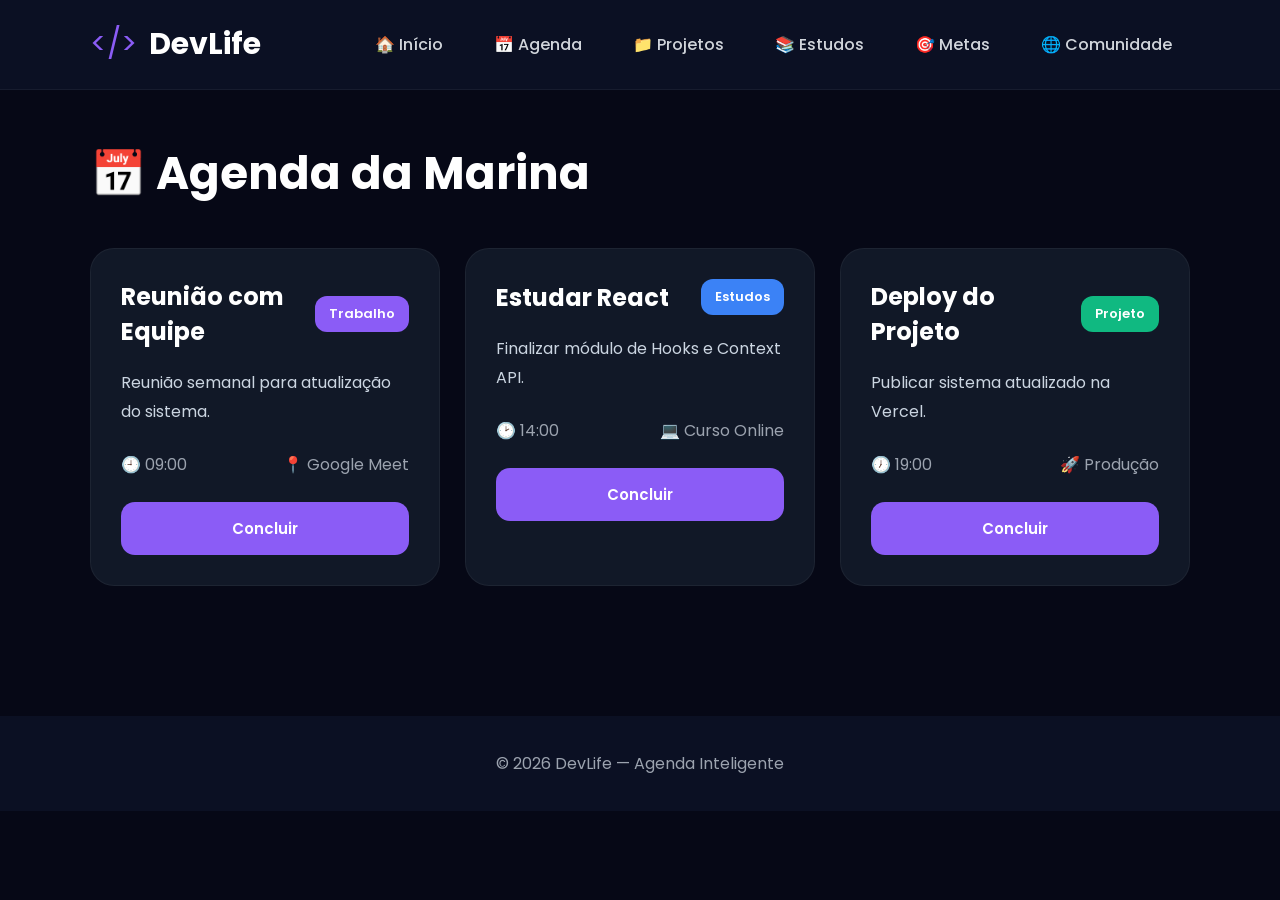
<file: trabalho interdi/agenda.html>
<!DOCTYPE html>
<html lang="pt-BR">
<head>

  <meta charset="UTF-8">
  <meta name="viewport" content="width=device-width, initial-scale=1.0">

  <title>Agenda - DevLife</title>

  <link rel="stylesheet" href="style.css">

  <link href="https://fonts.googleapis.com/css2?family=Poppins:wght@300;400;500;600;700&display=swap" rel="stylesheet">

</head>

<body>

<header class="header">

  <div class="logo">
    <span>&lt;/&gt;</span>
    <h2>DevLife</h2>
  </div>

  <nav class="navbar">

    <a href="index.html">🏠 Início</a>

    <a href="agenda.html">📅 Agenda</a>

    <a href="projetos.html">📁 Projetos</a>

    <a href="estudos.html">📚 Estudos</a>

    <a href="metas.html">🎯 Metas</a>

    <a href="comunidade.html">🌐 Comunidade</a>

  </nav>

</header>

<section class="main-content">

  <h1 class="page-title">
    📅 Agenda da Marina
  </h1>

  <div class="agenda-container">

    <div class="agenda-card">

      <div class="agenda-top">

        <h2>Reunião com Equipe</h2>

        <span class="tag purple">
          Trabalho
        </span>

      </div>

      <p>
        Reunião semanal para atualização do sistema.
      </p>

      <div class="agenda-info">

        <span>🕘 09:00</span>

        <span>📍 Google Meet</span>

      </div>

      <button class="btn complete-btn">
        Concluir
      </button>

    </div>

    <div class="agenda-card">

      <div class="agenda-top">

        <h2>Estudar React</h2>

        <span class="tag blue">
          Estudos
        </span>

      </div>

      <p>
        Finalizar módulo de Hooks e Context API.
      </p>

      <div class="agenda-info">

        <span>🕑 14:00</span>

        <span>💻 Curso Online</span>

      </div>

      <button class="btn complete-btn">
        Concluir
      </button>

    </div>

    <div class="agenda-card">

      <div class="agenda-top">

        <h2>Deploy do Projeto</h2>

        <span class="tag green">
          Projeto
        </span>

      </div>

      <p>
        Publicar sistema atualizado na Vercel.
      </p>

      <div class="agenda-info">

        <span>🕖 19:00</span>

        <span>🚀 Produção</span>

      </div>

      <button class="btn complete-btn">
        Concluir
      </button>

    </div>

  </div>

</section>

<footer class="footer">

  <p>
    © 2026 DevLife — Agenda Inteligente
  </p>

</footer>

<script src="script.js"></script>

</body>
</html>
</file>
<file: trabalho interdi/style.css>
*{
    margin:0;
    padding:0;
    box-sizing:border-box;
    font-family:'Poppins', sans-serif;
  }
  
  body{
    background:#060816;
    color:white;
  }
  
  /* HEADER */
  
  .header{
    width:100%;
    height:90px;
    padding:0 7%;
    display:flex;
    justify-content:space-between;
    align-items:center;
    background:#0b1023;
    border-bottom:1px solid rgba(255,255,255,0.05);
    position:sticky;
    top:0;
    z-index:1000;
  }
  
  .logo{
    display:flex;
    align-items:center;
    gap:12px;
  }
  
  .logo span{
    color:#8b5cf6;
    font-size:30px;
  }
  
  .logo h2{
    font-size:30px;
    font-weight:700;
  }
  
  .navbar{
    display:flex;
    gap:15px;
  }
  
  .navbar a{
    text-decoration:none;
    color:#d1d5db;
    padding:12px 18px;
    border-radius:12px;
    transition:0.3s;
    font-weight:500;
  }
  
  .navbar a:hover{
    background:#8b5cf6;
    color:white;
  }
  
  /* PROFILE */
  
  .profile{
    display:flex;
    align-items:center;
    gap:15px;
  }
  
  .profile img{
    width:50px;
    height:50px;
    border-radius:50%;
    border:2px solid #8b5cf6;
  }
  
  .profile h3{
    font-size:15px;
  }
  
  .profile p{
    color:#9ca3af;
    font-size:13px;
  }
  
  /* MAIN */
  
  .main-content{
    padding:40px 7%;
  }
  
  /* HERO */
  
  .hero{
    width:100%;
    min-height:420px;
    background:linear-gradient(135deg,#111827,#1e1b4b);
    border-radius:32px;
    padding:50px;
    display:flex;
    align-items:center;
    justify-content:space-between;
    gap:50px;
    margin-bottom:40px;
    overflow:hidden;
  }
  
  .hero h1{
    font-size:55px;
    line-height:1.2;
    margin-bottom:20px;
  }
  
  .hero p{
    color:#cbd5e1;
    font-size:18px;
    line-height:1.8;
    max-width:600px;
    margin-bottom:35px;
  }
  
  .hero img{
    width:420px;
    border-radius:25px;
    box-shadow:0 20px 40px rgba(0,0,0,0.4);
  }
  
  /* BOTÕES */
  
  .hero-buttons{
    display:flex;
    gap:18px;
  }
  
  .btn,
  .btn-secondary{
    padding:15px 28px;
    border:none;
    border-radius:14px;
    font-size:15px;
    font-weight:600;
    cursor:pointer;
    transition:0.3s;
  }
  
  .btn{
    background:#8b5cf6;
    color:white;
  }
  
  .btn:hover{
    background:#7c3aed;
    transform:translateY(-3px);
  }
  
  .btn-secondary{
    background:transparent;
    border:1px solid rgba(255,255,255,0.1);
    color:white;
  }
  
  .btn-secondary:hover{
    background:#111827;
  }
  
  /* STATUS */
  
  .stats{
    display:grid;
    grid-template-columns:repeat(auto-fit,minmax(220px,1fr));
    gap:20px;
    margin-bottom:40px;
  }
  
  .stat-box{
    background:#111827;
    border:1px solid rgba(255,255,255,0.05);
    padding:30px;
    border-radius:24px;
    transition:0.3s;
  }
  
  .stat-box:hover{
    transform:translateY(-5px);
    border-color:#8b5cf6;
  }
  
  .stat-box h2{
    font-size:42px;
    color:#8b5cf6;
    margin-bottom:10px;
  }
  
  .stat-box p{
    color:#cbd5e1;
  }
  
  /* GRID */
  
  .dashboard-grid{
    display:grid;
    grid-template-columns:repeat(auto-fit,minmax(350px,1fr));
    gap:25px;
  }
  
  /* CARD */
  
  .card{
    background:#111827;
    border:1px solid rgba(255,255,255,0.05);
    border-radius:26px;
    padding:30px;
    transition:0.3s;
  }
  
  .card:hover{
    transform:translateY(-5px);
    border-color:#8b5cf6;
  }
  
  .large-card{
    grid-column:span 2;
  }
  
  .card-title{
    display:flex;
    justify-content:space-between;
    align-items:center;
    margin-bottom:25px;
  }
  
  .card-title h2{
    font-size:24px;
  }
  
  /* AGENDA */
  
  .agenda{
    display:flex;
    flex-direction:column;
    gap:18px;
  }
  
  .agenda-item{
    display:flex;
    align-items:center;
    gap:20px;
    background:#1f2937;
    padding:18px;
    border-radius:18px;
  }
  
  .agenda-item span{
    background:#8b5cf6;
    padding:10px 15px;
    border-radius:12px;
    font-weight:600;
  }
  
  /* CALENDAR */
  
  .calendar{
    display:grid;
    grid-template-columns:repeat(7,1fr);
    gap:12px;
    text-align:center;
  }
  
  .calendar div{
    color:#9ca3af;
    font-size:13px;
  }
  
  .calendar span{
    background:#1f2937;
    padding:15px;
    border-radius:12px;
    transition:0.3s;
  }
  
  .calendar span:hover{
    background:#8b5cf6;
  }
  
  .active-day{
    background:#8b5cf6 !important;
  }
  
  /* TASKS */
  
  .tasks{
    list-style:none;
  }
  
  .tasks li{
    background:#1f2937;
    padding:18px;
    border-radius:15px;
    margin-bottom:15px;
    color:#e5e7eb;
  }
  
  /* COURSES */
  
  .course{
    display:flex;
    justify-content:space-between;
    align-items:center;
    margin-top:25px;
  }
  
  .course p{
    color:#9ca3af;
    font-size:14px;
  }
  
  .progress{
    width:100%;
    height:10px;
    background:#1f2937;
    border-radius:20px;
    margin-top:15px;
    overflow:hidden;
  }
  
  .bar{
    width:75%;
    height:100%;
    background:#8b5cf6;
    border-radius:20px;
  }
  
  .second{
    width:60%;
  }
  
  /* PRODUTIVIDADE */
  
  .productivity{
    display:grid;
    grid-template-columns:repeat(auto-fit,minmax(180px,1fr));
    gap:20px;
  }
  
  .productivity-box{
    background:#1f2937;
    padding:25px;
    border-radius:20px;
    text-align:center;
  }
  
  .productivity-box h3{
    font-size:35px;
    color:#8b5cf6;
    margin-bottom:10px;
  }
  
  .productivity-box p{
    color:#cbd5e1;
  }
  
  /* COMMUNITY */
  
  .community-post{
    background:#1f2937;
    padding:20px;
    border-radius:18px;
    margin-bottom:15px;
  }
  
  .community-post h3{
    margin-bottom:10px;
  }
  
  .community-post p{
    color:#cbd5e1;
  }
  
  /* FOOTER */
  
  .footer{
    margin-top:80px;
    padding:35px;
    text-align:center;
    background:#0b1023;
    color:#9ca3af;
  }
  
  /* RESPONSIVO */
  
  @media(max-width:1200px){
  
    .hero{
      flex-direction:column;
      text-align:center;
    }
  
    .hero img{
      width:100%;
      max-width:500px;
    }
  
    .hero-buttons{
      justify-content:center;
    }
  
  }
  
  @media(max-width:900px){
  
    .header{
      flex-direction:column;
      height:auto;
      padding:20px;
      gap:20px;
    }
  
    .navbar{
      flex-wrap:wrap;
      justify-content:center;
    }
  
    .profile{
      display:none;
    }
  
    .hero h1{
      font-size:40px;
    }
  
    .large-card{
      grid-column:span 1;
    }
  
  }
  
  @media(max-width:600px){
  
    .main-content{
      padding:25px;
    }
  
    .hero{
      padding:30px;
    }
  
    .hero h1{
      font-size:32px;
    }
  
    .dashboard-grid{
      grid-template-columns:1fr;
    }
  
  }

  body{
    background:#060816;
    color:white;
    font-family:'Poppins',sans-serif;
  }
  
  .main-content{
    padding:50px 7%;
  }
  
  .main-content h1{
    font-size:45px;
    margin-bottom:40px;
  }
  
  .goals{
    display:grid;
    grid-template-columns:repeat(auto-fit,minmax(320px,1fr));
    gap:25px;
  }
  
  .goal-card{
    background:#111827;
    padding:30px;
    border-radius:24px;
    border:1px solid rgba(255,255,255,0.05);
    transition:0.3s;
  }
  
  .goal-card:hover{
    transform:translateY(-8px);
    border-color:#8b5cf6;
  }
  
  .goal-card h2{
    margin-bottom:20px;
    color:#8b5cf6;
  }
  
  .goal-card p{
    color:#cbd5e1;
    margin-bottom:20px;
  }
  
  .progress{
    width:100%;
    height:12px;
    background:#1f2937;
    border-radius:20px;
    overflow:hidden;
  }
  
  .bar{
    width:70%;
    height:100%;
    background:#8b5cf6;
  }

  /* AGENDA */

.page-title{
  font-size:45px;
  margin-bottom:40px;
}

.agenda-container{
  display:grid;
  grid-template-columns:repeat(auto-fit,minmax(320px,1fr));
  gap:25px;
}

.agenda-card{
  background:#111827;
  border:1px solid rgba(255,255,255,0.05);
  padding:30px;
  border-radius:24px;
  transition:0.3s;
}

.agenda-card:hover{
  transform:translateY(-8px);
  border-color:#8b5cf6;
}

.agenda-top{
  display:flex;
  justify-content:space-between;
  align-items:center;
  margin-bottom:20px;
}

.agenda-top h2{
  font-size:24px;
}

.tag{
  padding:8px 14px;
  border-radius:12px;
  font-size:13px;
  font-weight:600;
}

.purple{
  background:#8b5cf6;
}

.blue{
  background:#3b82f6;
}

.green{
  background:#10b981;
}

.agenda-card p{
  color:#cbd5e1;
  line-height:1.8;
  margin-bottom:25px;
}

.agenda-info{
  display:flex;
  justify-content:space-between;
  margin-bottom:25px;
  color:#9ca3af;
}

.complete-btn{
  width:100%;
}

.completed-card{
  opacity:0.6;
  border-color:#10b981;
}
</file>
